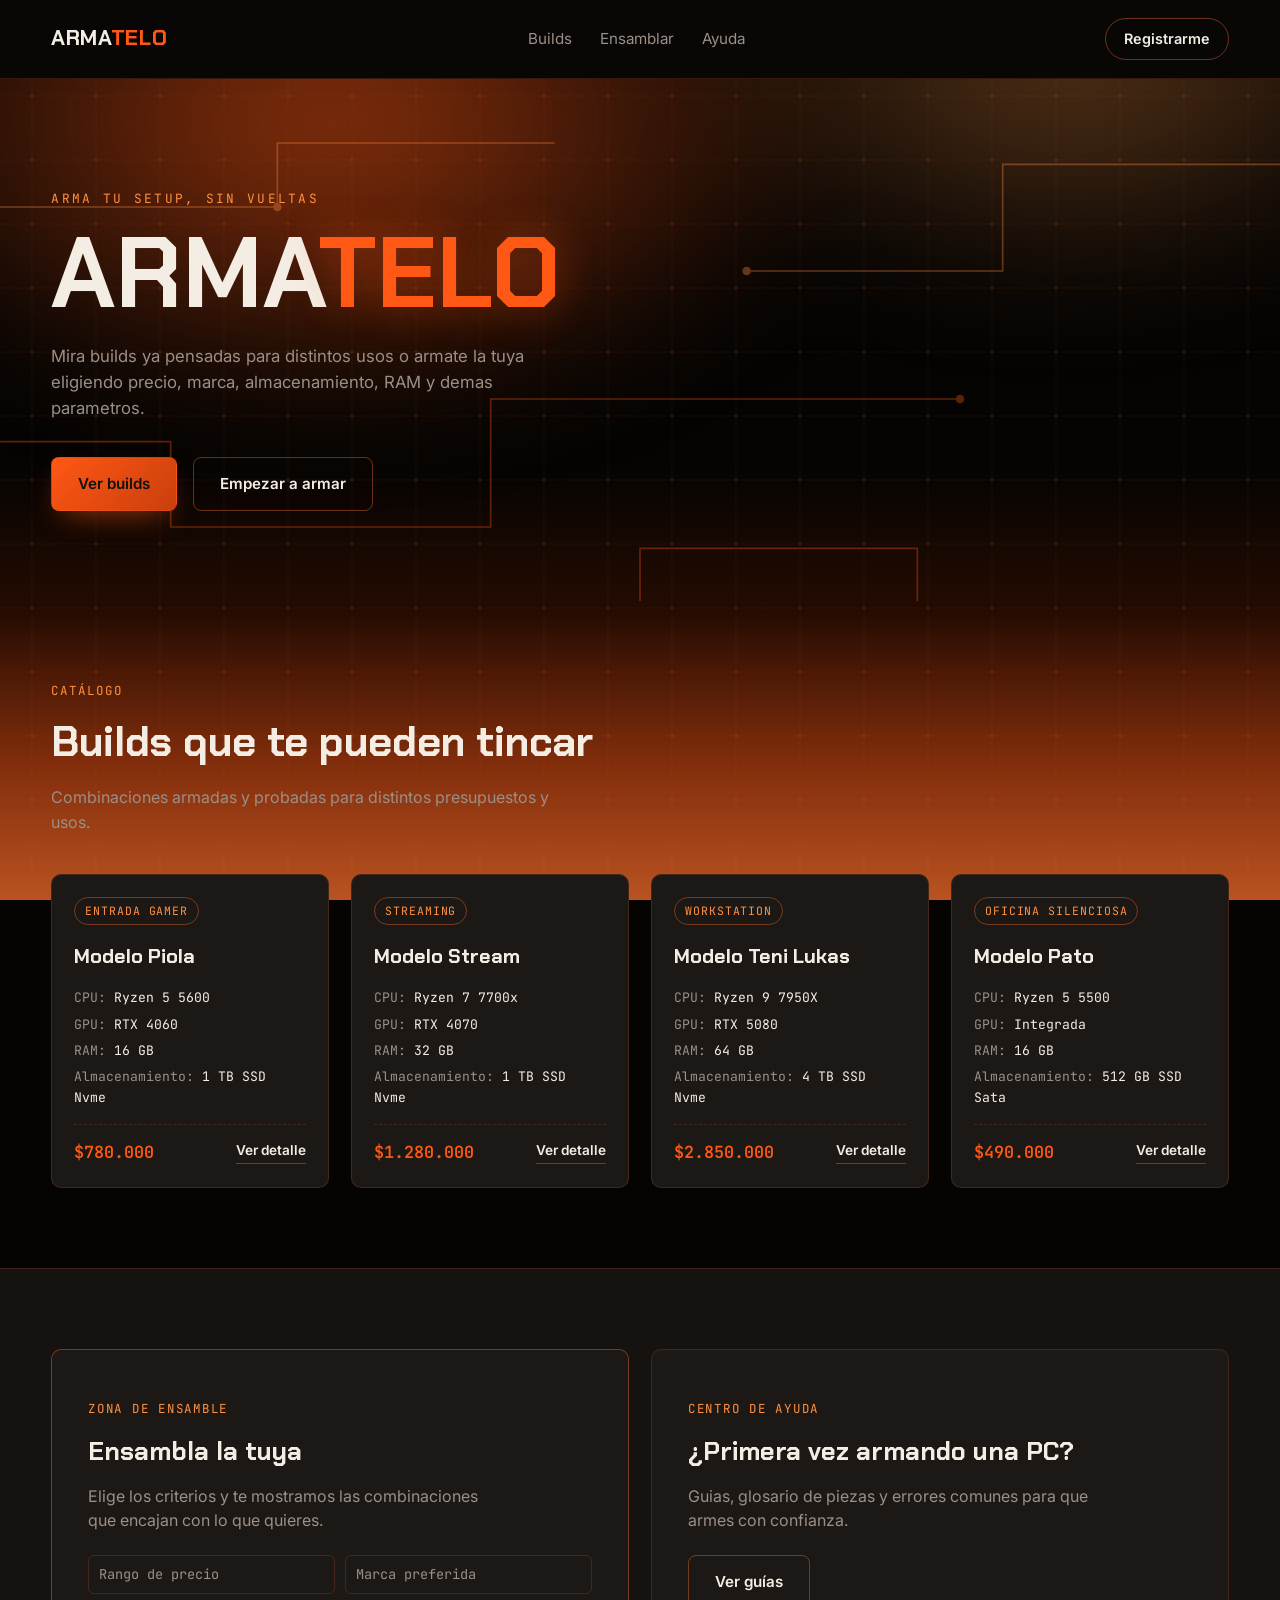
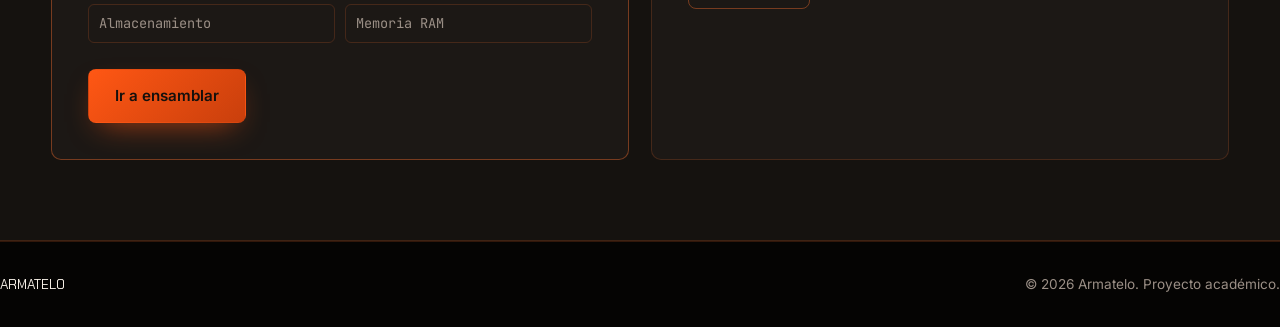
<file: index.html>
<!DOCTYPE html>
<html lang="es">
<head>
  <meta charset="UTF-8" />
  <meta name="viewport" content="width=device-width, initial-scale=1.0" />
  <title>Armatelo — Arma tu PC a tu manera</title>
  <meta name="description" content="Compará builds de PC ya armadas o ensamblá la tuya eligiendo precio, marca, almacenamiento y RAM." />
  <link rel="preconnect" href="https://fonts.googleapis.com" />
  <link rel="preconnect" href="https://fonts.gstatic.com" crossorigin />
  <link href="https://fonts.googleapis.com/css2?family=Chakra+Petch:wght@500;600;700&family=Inter:wght@400;500;600&family=JetBrains+Mono:wght@400;600&display=swap" rel="stylesheet" />
  <link rel="stylesheet" href="style.css" />
</head>
<body>

  <header class="nav">
    <div class="container nav__row">
      <a href="index.html" class="nav__brand">ARMA<span>TELO</span></a>
      <ul class="nav__links">
        <li><a href="#builds">Builds</a></li>
        <li><a href="ensamble.html">Ensamblar</a></li>
        <li><a href="ayuda.html">Ayuda</a></li>
      </ul>
      <a href="registro.html" class="nav__cta">Registrarme</a>
      <button class="nav__toggle" aria-label="Abrir menú" aria-expanded="false">☰</button>
    </div>
  </header>

  <main>
    <!-- hero -->
    <section class="hero">
      <div class="hero__glow" aria-hidden="true"></div>
      <svg class="hero__traces" viewBox="0 0 1200 600" fill="none" aria-hidden="true" preserveAspectRatio="none">
        <path d="M0 120 H260 V60 H520" stroke="#ff9142" stroke-width="1.5" />
        <path d="M0 340 H160 V420 H460 V300 H900" stroke="#ff5714" stroke-width="1.5" />
        <path d="M1200 80 H940 V180 H700" stroke="#ff9142" stroke-width="1.5" />
        <path d="M1200 520 H860 V440 H600 V520 H300" stroke="#ff5714" stroke-width="1.5" />
        <circle cx="260" cy="120" r="4" fill="#ff9142" />
        <circle cx="900" cy="300" r="4" fill="#ff5714" />
        <circle cx="700" cy="180" r="4" fill="#ff9142" />
        <circle cx="300" cy="520" r="4" fill="#ff5714" />
      </svg>

      <div class="container">
        <p class="hero__eyebrow">Arma tu setup, sin vueltas</p>
        <h1 class="hero__title">ARMA<em>TELO</em></h1>
        <p class="hero__subtitle">
          Mira builds ya pensadas para distintos usos o armate la tuya
          eligiendo precio, marca, almacenamiento, RAM y demas parametros.
        </p>
        <div class="hero__actions">
          <a href="#builds" class="btn btn--primary">Ver builds</a>
          <a href="ensamble.html" class="btn btn--ghost">Empezar a armar</a>
        </div>
      </div>
    </section>

    <!-- pre armadas -->
    <section class="section" id="builds">
      <div class="container">
        <div class="section__head">
          <div>
            <p class="section__eyebrow">Catálogo</p>
            <h2 class="section__title">Builds que te pueden tincar</h2>
            <p class="section__desc">Combinaciones armadas y probadas para distintos presupuestos y usos.</p>
          </div>
        </div>

        <div class="builds">
          <article class="build-card">
            <span class="build-card__tag">Entrada gamer</span>
            <h3 class="build-card__name">Modelo Piola</h3>
            <ul class="build-card__specs">
              <li>CPU: <span>Ryzen 5 5600</span></li>
              <li>GPU: <span>RTX 4060</span></li>
              <li>RAM: <span>16 GB</span></li>
              <li>Almacenamiento: <span>1 TB SSD Nvme</span></li>
            </ul>
            <div class="build-card__footer">
              <span class="build-card__price">$780.000</span>
              <a href="#" class="build-card__link">Ver detalle</a>
            </div>
          </article>

          <article class="build-card">
            <span class="build-card__tag">Streaming</span>
            <h3 class="build-card__name">Modelo Stream</h3>
            <ul class="build-card__specs">
              <li>CPU: <span>Ryzen 7 7700x</span></li>
              <li>GPU: <span>RTX 4070</span></li>
              <li>RAM: <span>32 GB</span></li>
              <li>Almacenamiento: <span>1 TB SSD Nvme</span></li>
            </ul>
            <div class="build-card__footer">
              <span class="build-card__price">$1.280.000</span>
              <a href="#" class="build-card__link">Ver detalle</a>
            </div>
          </article>

          <article class="build-card">
            <span class="build-card__tag">Workstation</span>
            <h3 class="build-card__name">Modelo Teni Lukas</h3>
            <ul class="build-card__specs">
              <li>CPU: <span>Ryzen 9 7950X</span></li>
              <li>GPU: <span>RTX 5080</span></li>
              <li>RAM: <span>64 GB</span></li>
              <li>Almacenamiento: <span>4 TB SSD Nvme</span></li>
            </ul>
            <div class="build-card__footer">
              <span class="build-card__price">$2.850.000</span>
              <a href="#" class="build-card__link">Ver detalle</a>
            </div>
          </article>

          <article class="build-card">
            <span class="build-card__tag">Oficina silenciosa</span>
            <h3 class="build-card__name">Modelo Pato</h3>
            <ul class="build-card__specs">
              <li>CPU: <span>Ryzen 5 5500</span></li>
              <li>GPU: <span>Integrada</span></li>
              <li>RAM: <span>16 GB</span></li>
              <li>Almacenamiento: <span>512 GB SSD Sata</span></li>
            </ul>
            <div class="build-card__footer">
              <span class="build-card__price">$490.000</span>
              <a href="#" class="build-card__link">Ver detalle</a>
            </div>
          </article>
        </div>
      </div>
    </section>

    <!-- secciones ensamble y ayuda -->
    <section class="section section--alt">
      <div class="container panels">
        <div class="panel panel--ensamble">
          <p class="panel__icon">Zona de ensamble</p>
          <h3 class="panel__title">Ensambla la tuya</h3>
          <p class="panel__desc">
            Elige los criterios y te mostramos las combinaciones que encajan
            con lo que quieres.
          </p>
          <ul class="panel__criteria">
            <li>Rango de precio</li>
            <li>Marca preferida</li>
            <li>Almacenamiento</li>
            <li>Memoria RAM</li>
          </ul>
          <a href="ensamble.html" class="btn btn--primary">Ir a ensamblar</a>
        </div>

        <div class="panel">
          <p class="panel__icon">Centro de ayuda</p>
          <h3 class="panel__title">¿Primera vez armando una PC?</h3>
          <p class="panel__desc">
            Guias, glosario de piezas y errores comunes para que armes con
            confianza.
          </p>
          <a href="ayuda.html" class="btn btn--ghost">Ver guías</a>
        </div>
      </div>
    </section>
  </main>

  <footer class="footer">
    <div class="container footer__row" style="display:flex; align-items:center; justify-content:space-between; width:100%; flex-wrap:wrap; gap:12px;">
      <span class="footer__brand">ARMATELO</span>
      <span>&copy; <span data-year></span> Armatelo. Proyecto académico.</span>
    </div>
  </footer>

  <script src="main.js"></script>
</body>
</html>
</file>
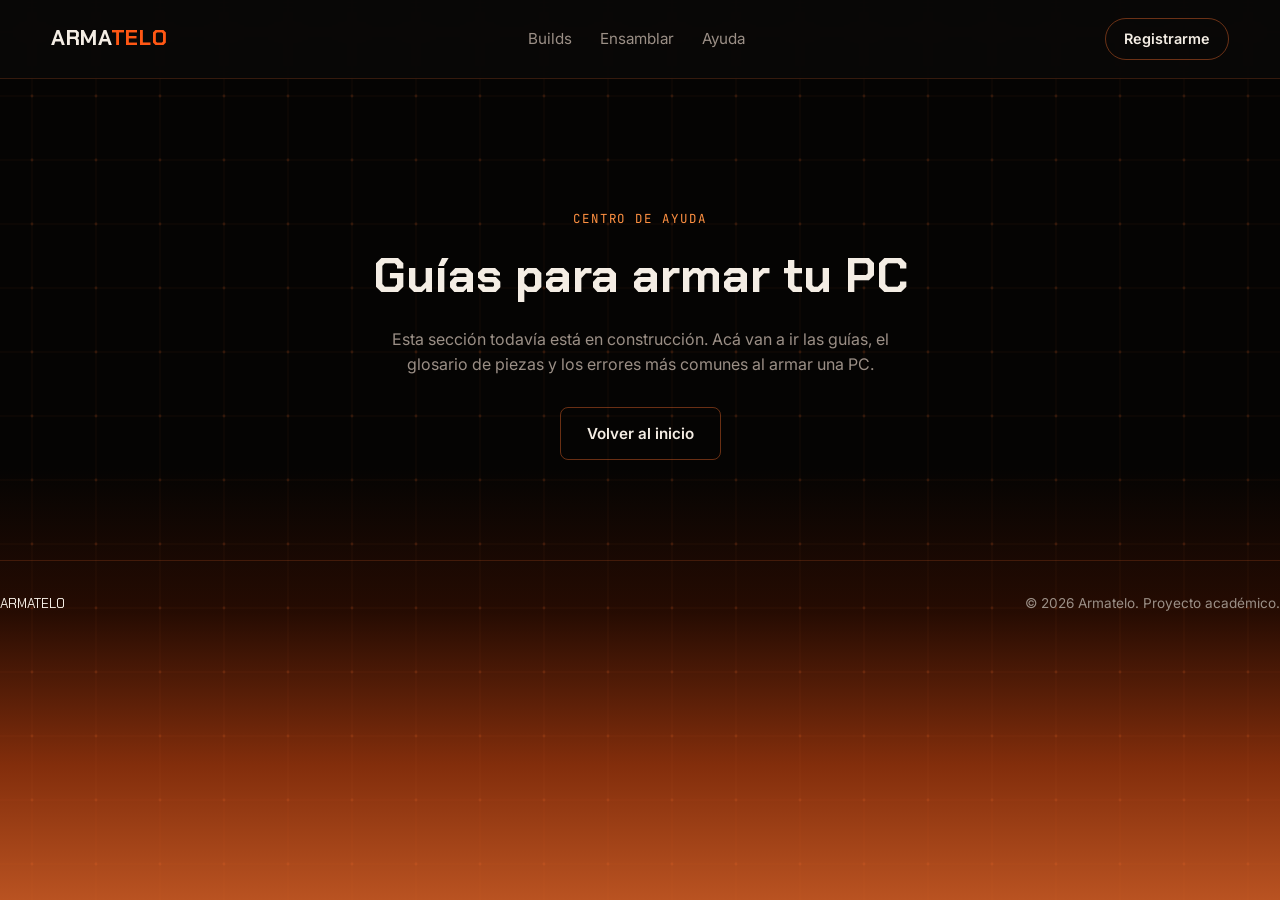
<file: ayuda.html>
<!DOCTYPE html>
<html lang="es">
<head>
  <meta charset="UTF-8" />
  <meta name="viewport" content="width=device-width, initial-scale=1.0" />
  <title>Ayuda — Armatelo</title>
  <link rel="preconnect" href="https://fonts.googleapis.com" />
  <link rel="preconnect" href="https://fonts.gstatic.com" crossorigin />
  <link href="https://fonts.googleapis.com/css2?family=Chakra+Petch:wght@500;600;700&family=Inter:wght@400;500;600&family=JetBrains+Mono:wght@400;600&display=swap" rel="stylesheet" />
  <link rel="stylesheet" href="style.css" />
</head>
<body>

  <header class="nav">
    <div class="container nav__row">
      <a href="index.html" class="nav__brand">ARMA<span>TELO</span></a>
      <ul class="nav__links">
        <li><a href="index.html#builds">Builds</a></li>
        <li><a href="ensamble.html">Ensamblar</a></li>
        <li><a href="ayuda.html">Ayuda</a></li>
      </ul>
      <a href="registro.html" class="nav__cta">Registrarme</a>
      <button class="nav__toggle" aria-label="Abrir menú" aria-expanded="false">☰</button>
    </div>
  </header>

  <main>
    <section class="stub container">
      <p class="section__eyebrow" style="text-align:center;">Centro de ayuda</p>
      <h1 class="stub__title">Guías para armar tu PC</h1>
      <p class="stub__desc">
        Esta sección todavía está en construcción. Acá van a ir las guías,
        el glosario de piezas y los errores más comunes al armar una PC.
      </p>
      <a href="index.html" class="btn btn--ghost">Volver al inicio</a>
    </section>
  </main>

  <footer class="footer">
    <div class="container footer__row" style="display:flex; align-items:center; justify-content:space-between; width:100%; flex-wrap:wrap; gap:12px;">
      <span class="footer__brand">ARMATELO</span>
      <span>&copy; <span data-year></span> Armatelo. Proyecto académico.</span>
    </div>
  </footer>

  <script src="main.js"></script>
</body>
</html>
</file>
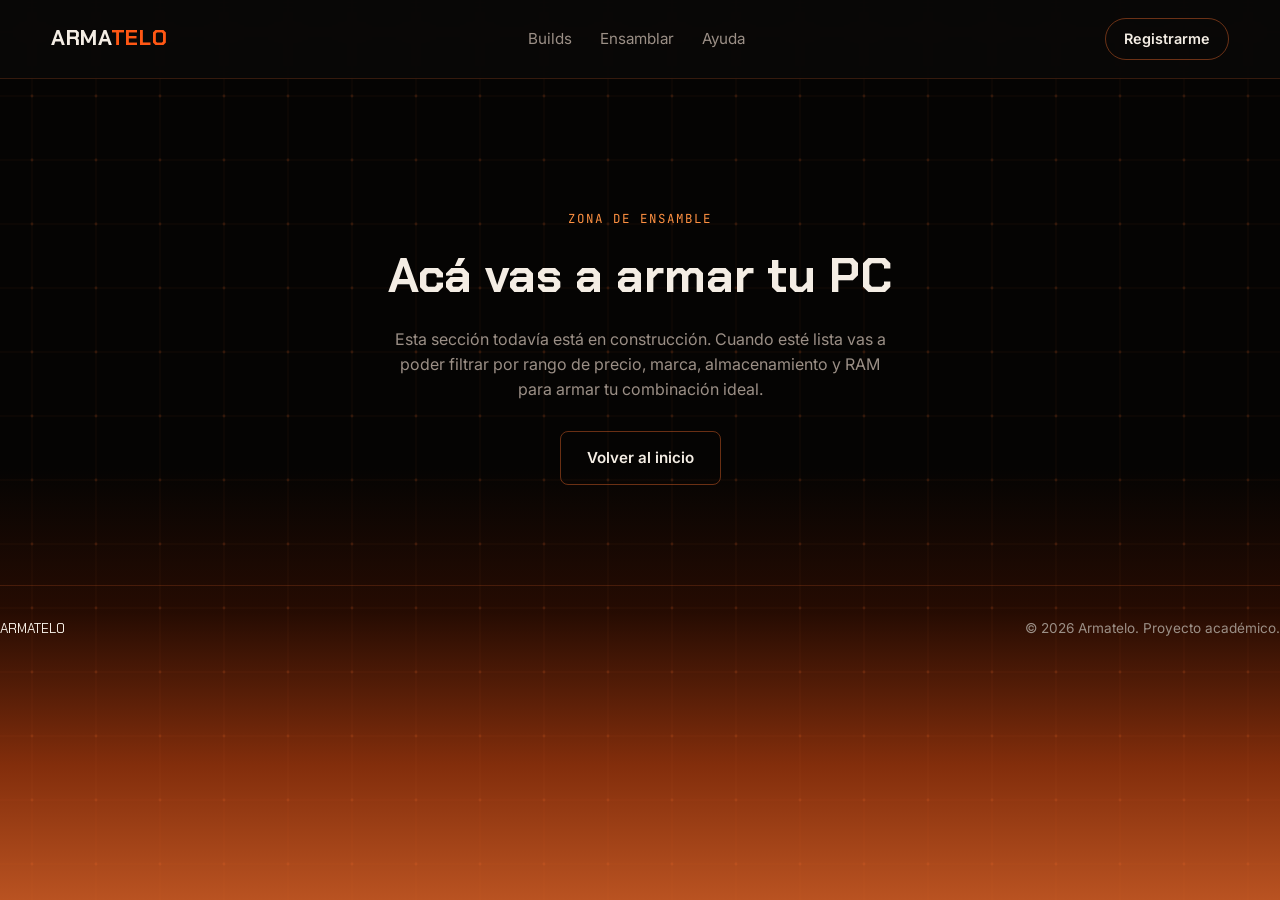
<file: ensamble.html>
<!DOCTYPE html>
<html lang="es">
<head>
  <meta charset="UTF-8" />
  <meta name="viewport" content="width=device-width, initial-scale=1.0" />
  <title>Ensamblar — Armatelo</title>
  <link rel="preconnect" href="https://fonts.googleapis.com" />
  <link rel="preconnect" href="https://fonts.gstatic.com" crossorigin />
  <link href="https://fonts.googleapis.com/css2?family=Chakra+Petch:wght@500;600;700&family=Inter:wght@400;500;600&family=JetBrains+Mono:wght@400;600&display=swap" rel="stylesheet" />
  <link rel="stylesheet" href="style.css" />
</head>
<body>

  <header class="nav">
    <div class="container nav__row">
      <a href="index.html" class="nav__brand">ARMA<span>TELO</span></a>
      <ul class="nav__links">
        <li><a href="index.html#builds">Builds</a></li>
        <li><a href="ensamble.html">Ensamblar</a></li>
        <li><a href="ayuda.html">Ayuda</a></li>
      </ul>
      <a href="registro.html" class="nav__cta">Registrarme</a>
      <button class="nav__toggle" aria-label="Abrir menú" aria-expanded="false">☰</button>
    </div>
  </header>

  <main>
    <section class="stub container">
      <p class="section__eyebrow" style="text-align:center;">Zona de ensamble</p>
      <h1 class="stub__title">Acá vas a armar tu PC</h1>
      <p class="stub__desc">
        Esta sección todavía está en construcción. Cuando esté lista vas a
        poder filtrar por rango de precio, marca, almacenamiento y RAM para
        armar tu combinación ideal.
      </p>
      <a href="index.html" class="btn btn--ghost">Volver al inicio</a>
    </section>
  </main>

  <footer class="footer">
    <div class="container footer__row" style="display:flex; align-items:center; justify-content:space-between; width:100%; flex-wrap:wrap; gap:12px;">
      <span class="footer__brand">ARMATELO</span>
      <span>&copy; <span data-year></span> Armatelo. Proyecto académico.</span>
    </div>
  </footer>

  <script src="main.js"></script>
</body>
</html>
</file>
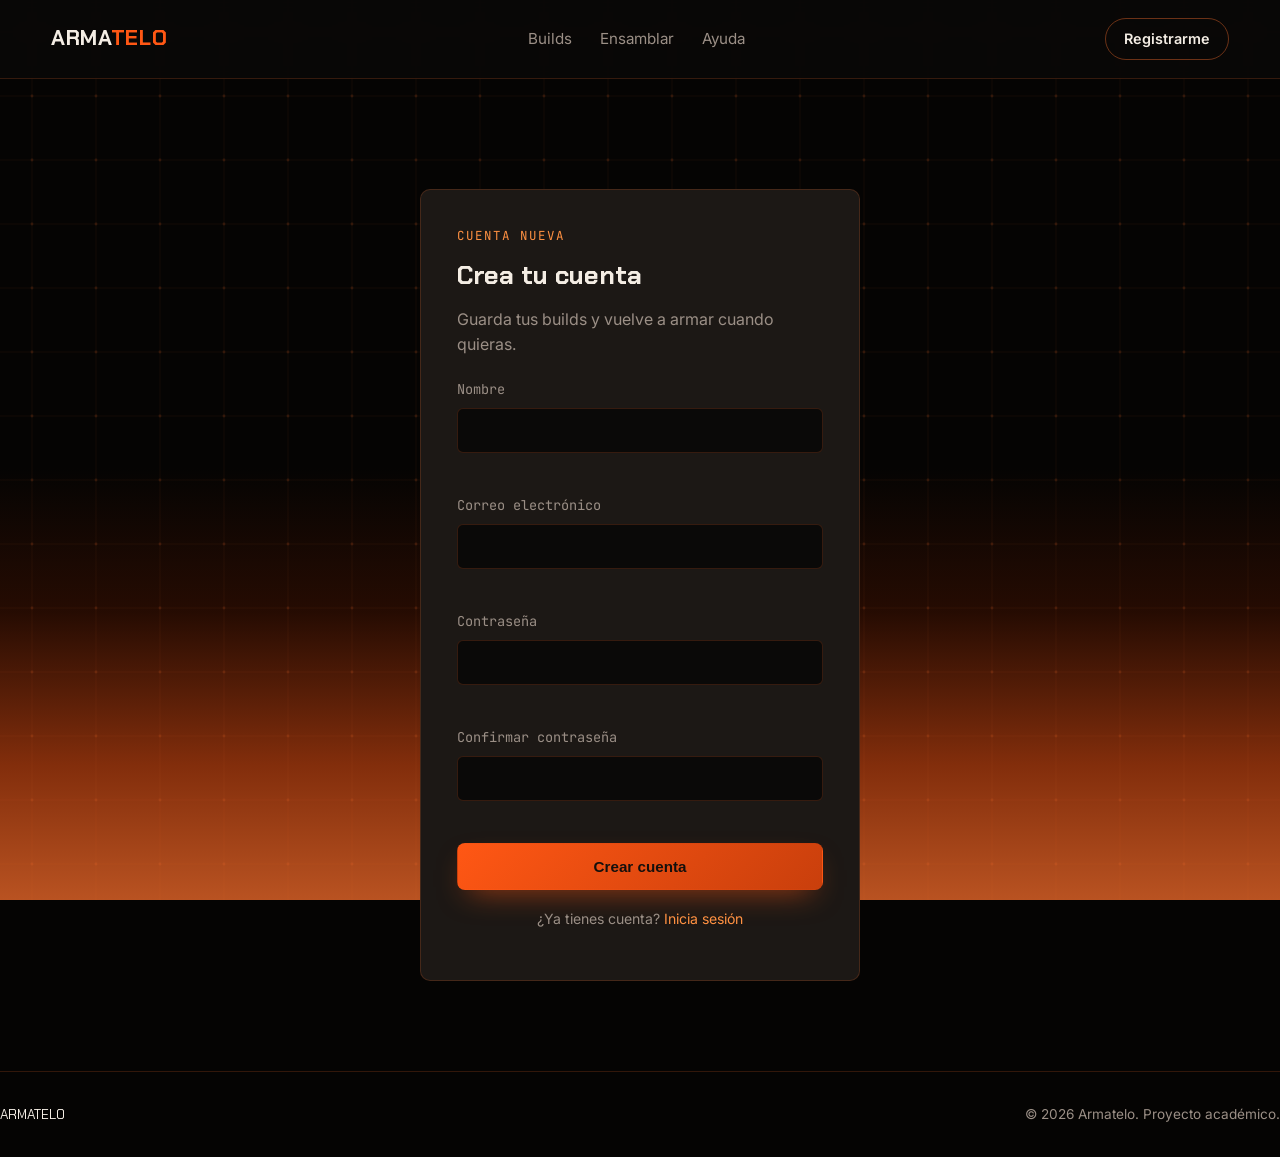
<file: registro.html>
<!DOCTYPE html>
<html lang="es">
<head>
  <meta charset="UTF-8" />
  <meta name="viewport" content="width=device-width, initial-scale=1.0" />
  <title>Registrarme — Armatelo</title>
  <link rel="preconnect" href="https://fonts.googleapis.com" />
  <link rel="preconnect" href="https://fonts.gstatic.com" crossorigin />
  <link href="https://fonts.googleapis.com/css2?family=Chakra+Petch:wght@500;600;700&family=Inter:wght@400;500;600&family=JetBrains+Mono:wght@400;600&display=swap" rel="stylesheet" />
  <link rel="stylesheet" href="style.css" />
</head>
<body>

  <header class="nav">
    <div class="container nav__row">
      <a href="index.html" class="nav__brand">ARMA<span>TELO</span></a>
      <ul class="nav__links">
        <li><a href="index.html#builds">Builds</a></li>
        <li><a href="ensamble.html">Ensamblar</a></li>
        <li><a href="ayuda.html">Ayuda</a></li>
      </ul>
      <a href="registro.html" class="nav__cta">Registrarme</a>
      <button class="nav__toggle" aria-label="Abrir menú" aria-expanded="false">☰</button>
    </div>
  </header>

  <main>
    <section class="auth">
      <div class="auth__card">
        <p class="section__eyebrow">Cuenta nueva</p>
        <h1 class="panel__title" style="margin-top:6px;">Crea tu cuenta</h1>
        <p class="panel__desc">Guarda tus builds y vuelve a armar cuando quieras.</p>

        <form id="form-registro" novalidate>
          <div class="field">
            <label for="nombre">Nombre</label>
            <input 
              type="text" 
              id="nombre" 
              name="nombre" 
              autocomplete="name" 
              required
            />
            <span class="field__error" id="error-nombre"></span>
          </div>

          <div class="field">
            <label for="email">Correo electrónico</label>
            <input 
              type="email" 
              id="email" 
              name="email" 
              autocomplete="email" 
              required 
            />
            <span class="field__error" id="error-email"></span>
          </div>

          <div class="field">
            <label for="password">Contraseña</label>
            <input 
              type="password" 
              id="password" 
              name="password" 
              autocomplete="new-password" 
              required
            />
            <span class="field__error" id="error-password"></span>
          </div>

          <div class="field">
            <label for="confirmar-password">Confirmar contraseña</label>
            <input 
              type="password" 
              id="confirmar-password" 
              name="confirmar-password" 
              autocomplete="new-password" 
              required 
            />
            <span class="field__error" id="error-confirmar-password"></span>
          </div>

          <button type="submit" class="btn btn--primary auth__submit">Crear cuenta</button>
        </form>

        <p class="auth__foot">¿Ya tienes cuenta? <a href="#" style="color: var(--ember-glow);">Inicia sesión</a></p>
      </div>
    </section>
  </main>

  <footer class="footer">
    <div class="container footer__row" style="display:flex; align-items:center; justify-content:space-between; width:100%; flex-wrap:wrap; gap:12px;">
      <span class="footer__brand">ARMATELO</span>
      <span>&copy; <span data-year></span> Armatelo. Proyecto académico.</span>
    </div>
  </footer>

  <script src="main.js"></script>
  <script src="validacion.js"></script>
</body>
</html>
</file>
<file: style.css>
:root {
  --bg-void: #0a0908;
  --bg-panel: #15120f;
  --bg-panel-2: #1c1815;
  --ember-core: #ff5714;
  --ember-glow: #ff9142;
  --ember-deep: #7a1f00;
  --text-primary: #f4ede4;
  --text-muted: #9b8f86;
  --border: rgba(255, 113, 45, 0.18);
  --border-strong: rgba(255, 113, 45, 0.4);

  --font-display: "Chakra Petch", sans-serif;
  --font-body: "Inter", sans-serif;
  --font-mono: "JetBrains Mono", monospace;

  --radius: 10px;
  --container: 1180px;
}

* { box-sizing: border-box; }

html { scroll-behavior: smooth; }

body {
  margin: 0;
  background-color: #050403;
  background-image:
    url("data:image/svg+xml,%3Csvg xmlns='http://www.w3.org/2000/svg' width='64' height='64' viewBox='0 0 64 64'%3E%3Cpath d='M32 0V64M0 32H64' stroke='rgba(255,113,45,0.05)' stroke-width='1'/%3E%3Ccircle cx='32' cy='32' r='1.4' fill='rgba(255,113,45,0.14)'/%3E%3C/svg%3E"),
    linear-gradient(
      to bottom,
      #050403 0%,
      #050403 52%,
      rgba(122, 31, 0, 0.28) 68%,
      rgba(255, 87, 20, 0.5) 85%,
      rgba(255, 113, 45, 0.72) 100%
    );
  background-size: 64px 64px, 100% 100%;
  background-position: 0 0, center bottom;
  background-repeat: repeat, no-repeat;
  background-attachment: fixed, fixed;
  color: var(--text-primary);
  font-family: var(--font-body);
  line-height: 1.55;
  -webkit-font-smoothing: antialiased;
}

img { max-width: 100%; display: block; }

a { color: inherit; text-decoration: none; }

.container {
  width: min(var(--container), 92%);
  margin-inline: auto;
}


a:focus-visible,
button:focus-visible,
input:focus-visible,
select:focus-visible {
  outline: 2px solid var(--ember-glow);
  outline-offset: 3px;
}

@media (prefers-reduced-motion: reduce) {
  * { animation: none !important; transition: none !important; }
  html { scroll-behavior: auto; }
}


.nav {
  position: sticky;
  top: 0;
  z-index: 50;
  background: rgba(10, 9, 8, 0.82);
  backdrop-filter: blur(10px);
  border-bottom: 1px solid var(--border);
}

.nav__row {
  display: flex;
  align-items: center;
  justify-content: space-between;
  padding: 18px 0;
}

.nav__brand {
  font-family: var(--font-display);
  font-weight: 700;
  font-size: 1.35rem;
  letter-spacing: 0.03em;
}

.nav__brand span { color: var(--ember-core); }

.nav__links {
  display: flex;
  gap: 28px;
  list-style: none;
  margin: 0;
  padding: 0;
  font-size: 0.95rem;
  color: var(--text-muted);
}

.nav__links a { transition: color 0.2s ease; }
.nav__links a:hover { color: var(--ember-glow); }

.nav__cta {
  border: 1px solid var(--border-strong);
  padding: 9px 18px;
  border-radius: 999px;
  font-size: 0.9rem;
  font-weight: 600;
  transition: background 0.2s ease, border-color 0.2s ease;
}
.nav__cta:hover { background: var(--bg-panel-2); border-color: var(--ember-core); }

.nav__toggle { display: none; }

@media (max-width: 760px) {
  .nav__links { display: none; }
  .nav__toggle {
    display: inline-flex;
    background: none;
    border: 1px solid var(--border-strong);
    color: var(--text-primary);
    border-radius: 8px;
    padding: 8px 10px;
  }
}


.hero {
  position: relative;
  overflow: hidden;
  padding: 110px 0 90px;
  isolation: isolate;
}

.hero__glow {
  position: absolute;
  inset: -20% -10% auto -10%;
  height: 720px;
  z-index: -2;
  background:
    radial-gradient(48% 60% at 30% 20%, rgba(255, 87, 20, 0.55), transparent 70%),
    radial-gradient(38% 50% at 78% 10%, rgba(255, 145, 66, 0.35), transparent 70%);
  filter: blur(60px);
}

.hero__traces {
  position: absolute;
  inset: 0;
  z-index: -1;
  opacity: 0.35;
  pointer-events: none;
}

.hero__eyebrow {
  font-family: var(--font-mono);
  color: var(--ember-glow);
  font-size: 0.8rem;
  letter-spacing: 0.18em;
  text-transform: uppercase;
  margin: 0 0 18px;
}

.hero__title {
  font-family: var(--font-display);
  font-weight: 700;
  font-size: clamp(3rem, 9vw, 6.2rem);
  line-height: 0.95;
  margin: 0 0 22px;
  letter-spacing: 0.01em;
}

.hero__title em {
  font-style: normal;
  color: var(--ember-core);
  text-shadow: 0 0 40px rgba(255, 87, 20, 0.45);
}

.hero__subtitle {
  max-width: 46ch;
  color: var(--text-muted);
  font-size: 1.05rem;
  margin: 0 0 36px;
}

.hero__actions { display: flex; gap: 16px; flex-wrap: wrap; }

.btn {
  display: inline-flex;
  align-items: center;
  gap: 8px;
  padding: 14px 26px;
  border-radius: 8px;
  font-weight: 600;
  font-size: 0.95rem;
  border: 1px solid transparent;
  cursor: pointer;
  transition: transform 0.15s ease, background 0.2s ease, border-color 0.2s ease;
}
.btn:hover { transform: translateY(-1px); }

.btn--primary {
  background: linear-gradient(135deg, var(--ember-core), #c93f0c);
  color: #14100d;
  box-shadow: 0 12px 30px -12px rgba(255, 87, 20, 0.65);
}
.btn--primary:hover { background: linear-gradient(135deg, #ff6a2b, var(--ember-core)); }

.btn--ghost {
  background: transparent;
  border-color: var(--border-strong);
  color: var(--text-primary);
}
.btn--ghost:hover { border-color: var(--ember-core); background: var(--bg-panel); }


.section { padding: 80px 0; }
.section--alt { background: var(--bg-panel); border-top: 1px solid var(--border); border-bottom: 1px solid var(--border); }

.section__head {
  display: flex;
  align-items: flex-end;
  justify-content: space-between;
  gap: 20px;
  margin-bottom: 40px;
  flex-wrap: wrap;
}

.section__eyebrow {
  font-family: var(--font-mono);
  color: var(--ember-glow);
  font-size: 0.78rem;
  letter-spacing: 0.16em;
  text-transform: uppercase;
  margin: 0 0 10px;
}

.section__title {
  font-family: var(--font-display);
  font-size: clamp(1.8rem, 3.4vw, 2.6rem);
  margin: 0;
}

.section__desc { color: var(--text-muted); max-width: 52ch; margin: 10px 0 0; }


.builds {
  display: grid;
  grid-template-columns: repeat(auto-fit, minmax(250px, 1fr));
  gap: 22px;
}

.build-card {
  background: var(--bg-panel-2);
  border: 1px solid var(--border);
  border-radius: var(--radius);
  padding: 22px;
  display: flex;
  flex-direction: column;
  gap: 16px;
  transition: border-color 0.2s ease, transform 0.2s ease;
}
.build-card:hover { border-color: var(--border-strong); transform: translateY(-3px); }

.build-card__tag {
  align-self: flex-start;
  font-family: var(--font-mono);
  font-size: 0.72rem;
  letter-spacing: 0.08em;
  text-transform: uppercase;
  color: var(--ember-glow);
  border: 1px solid var(--border-strong);
  border-radius: 999px;
  padding: 4px 10px;
}

.build-card__name {
  font-family: var(--font-display);
  font-size: 1.25rem;
  margin: 0;
}

.build-card__specs {
  list-style: none;
  margin: 0;
  padding: 0;
  font-family: var(--font-mono);
  font-size: 0.82rem;
  color: var(--text-muted);
  display: grid;
  gap: 6px;
}

.build-card__specs li span { color: var(--text-primary); }

.build-card__footer {
  display: flex;
  align-items: center;
  justify-content: space-between;
  margin-top: auto;
  padding-top: 14px;
  border-top: 1px dashed var(--border);
}

.build-card__price {
  font-family: var(--font-mono);
  font-weight: 600;
  color: var(--ember-core);
  font-size: 1.05rem;
}

.build-card__link {
  font-size: 0.85rem;
  font-weight: 600;
  color: var(--text-primary);
  border-bottom: 1px solid var(--border-strong);
  padding-bottom: 2px;
}
.build-card__link:hover { color: var(--ember-glow); border-color: var(--ember-glow); }


.panels {
  display: grid;
  grid-template-columns: 1fr 1fr;
  gap: 22px;
}

@media (max-width: 760px) {
  .panels { grid-template-columns: 1fr; }
}

.panel {
  position: relative;
  overflow: hidden;
  border-radius: var(--radius);
  border: 1px solid var(--border);
  padding: 36px;
  background: var(--bg-panel-2);
}

.panel--ensamble { border-color: var(--border-strong); }

.panel__icon {
  font-family: var(--font-mono);
  color: var(--ember-glow);
  font-size: 0.78rem;
  letter-spacing: 0.14em;
  text-transform: uppercase;
}

.panel__title {
  font-family: var(--font-display);
  font-size: 1.6rem;
  margin: 14px 0 12px;
}

.panel__desc { color: var(--text-muted); margin: 0 0 22px; max-width: 42ch; }

.panel__criteria {
  list-style: none;
  margin: 0 0 26px;
  padding: 0;
  display: grid;
  grid-template-columns: repeat(2, 1fr);
  gap: 10px;
  font-size: 0.85rem;
  font-family: var(--font-mono);
  color: var(--text-muted);
}

.panel__criteria li {
  border: 1px solid var(--border);
  border-radius: 6px;
  padding: 8px 10px;
}


.footer {
  border-top: 1px solid var(--border);
  padding: 32px 0;
  color: var(--text-muted);
  font-size: 0.85rem;
  display: flex;
  align-items: center;
  justify-content: space-between;
  flex-wrap: wrap;
  gap: 12px;
}

.footer__brand { font-family: var(--font-display); color: var(--text-primary); }


.auth {
  max-width: 440px;
  margin: 0 auto;
  padding: 110px 0 90px;
}

.auth__card {
  background: var(--bg-panel-2);
  border: 1px solid var(--border);
  border-radius: var(--radius);
  padding: 36px;
}

.field { margin-bottom: 18px; }

.field label {
  display: block;
  font-size: 0.85rem;
  font-family: var(--font-mono);
  color: var(--text-muted);
  margin-bottom: 8px;
}

.field input {
  width: 100%;
  background: var(--bg-void);
  border: 1px solid var(--border);
  border-radius: 6px;
  padding: 12px 14px;
  color: var(--text-primary);
  font-family: var(--font-body);
  font-size: 0.95rem;
}

.field input:focus { border-color: var(--ember-core); outline: none; }

.field__error {
  display: block;
  min-height: 18px;
  color: #ff8a65;
  font-size: 0.78rem;
  margin-top: 6px;
}

.field.is-invalid input { border-color: #ff5252; }

.auth__submit { width: 100%; justify-content: center; }

.auth__foot {
  text-align: center;
  margin-top: 18px;
  color: var(--text-muted);
  font-size: 0.88rem;
}


.stub {
  padding: 130px 0 100px;
  text-align: center;
}

.stub__title { font-family: var(--font-display); font-size: clamp(2rem, 5vw, 3rem); margin: 0 0 14px; }
.stub__desc { color: var(--text-muted); max-width: 50ch; margin: 0 auto 30px; }
</file>
